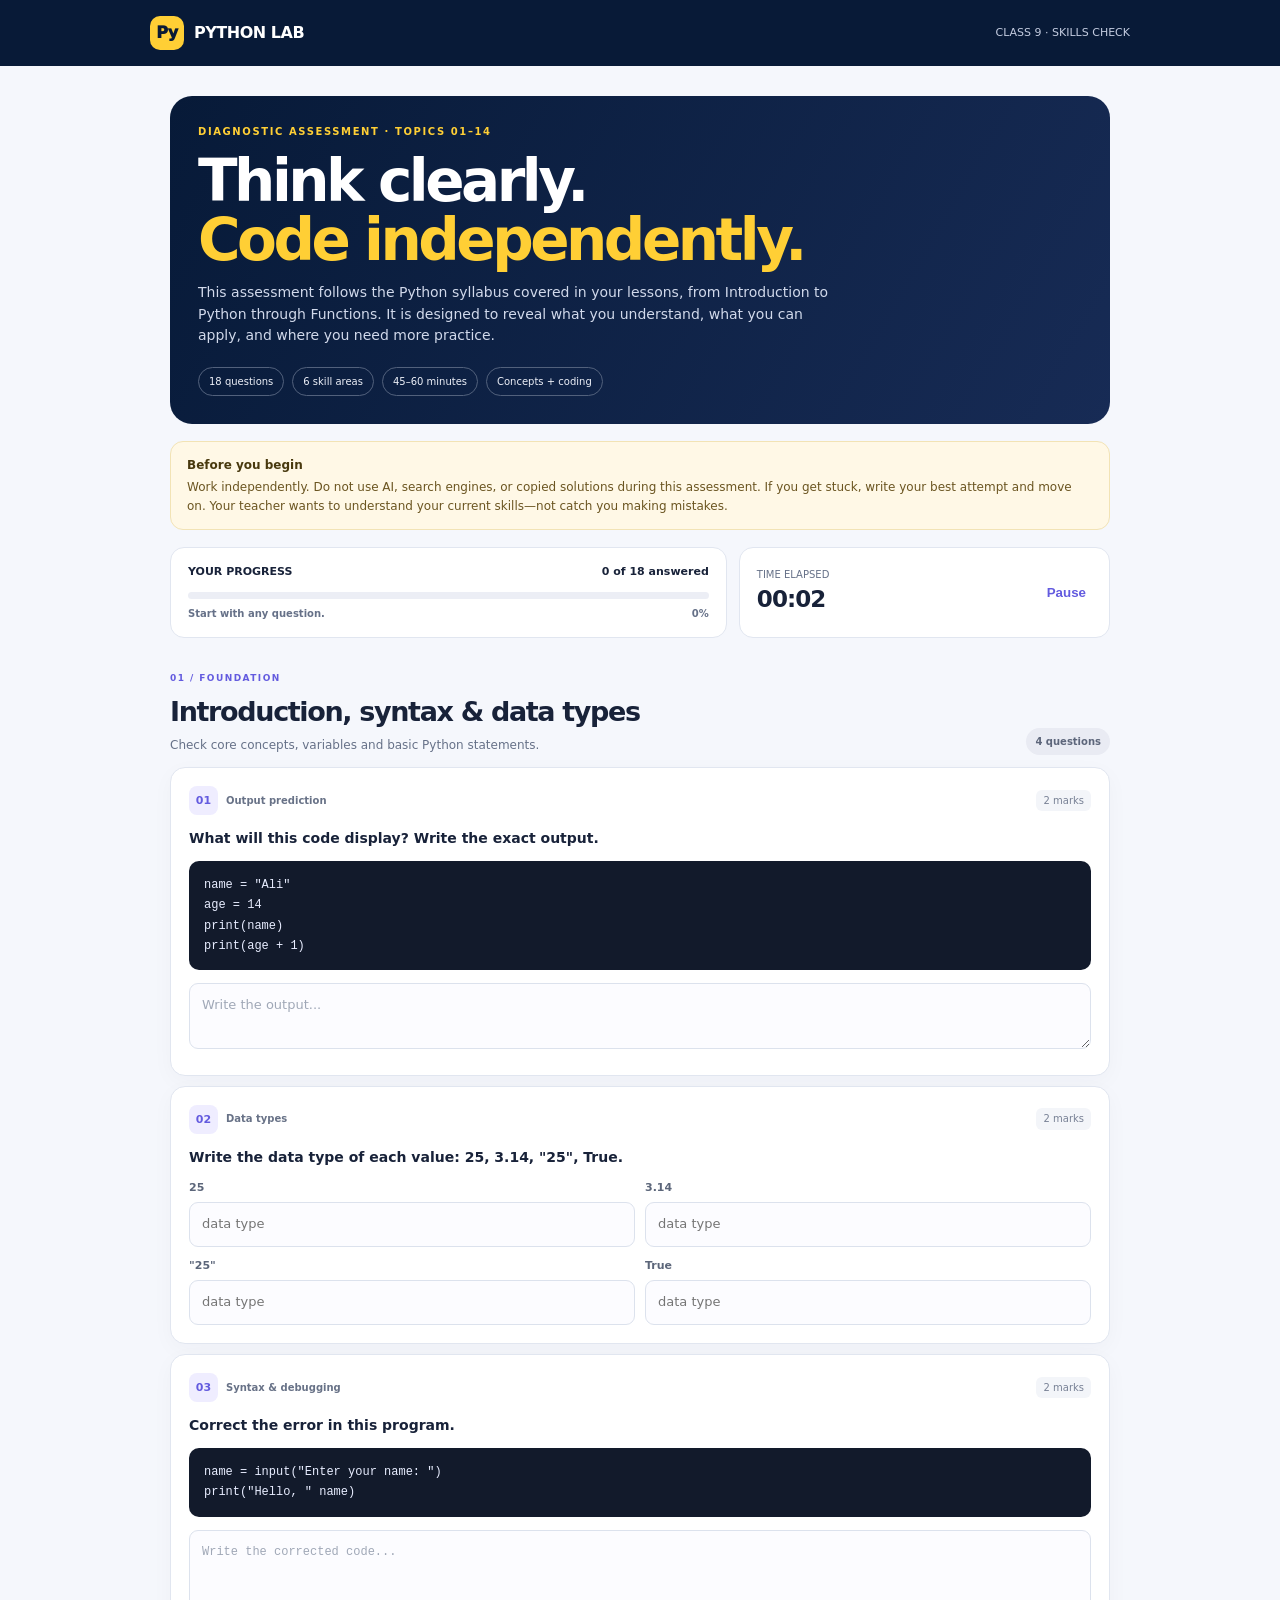
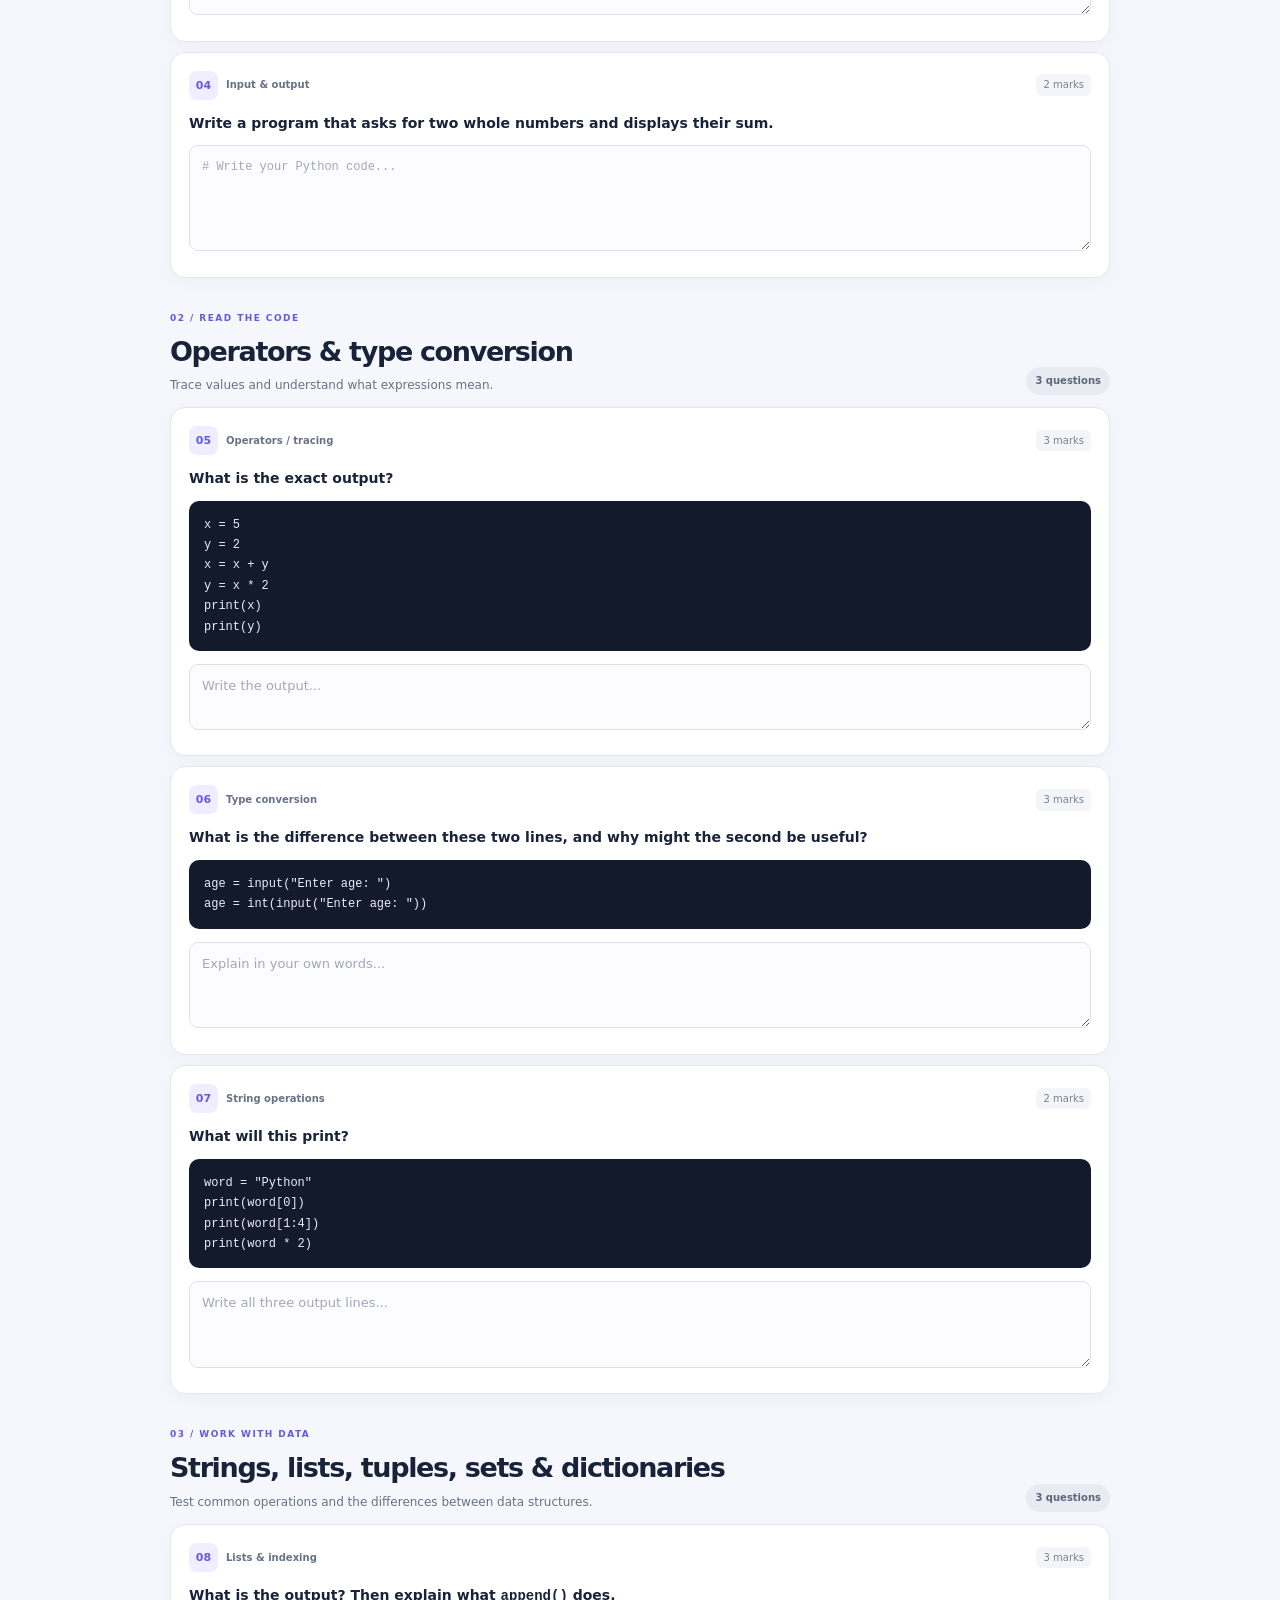
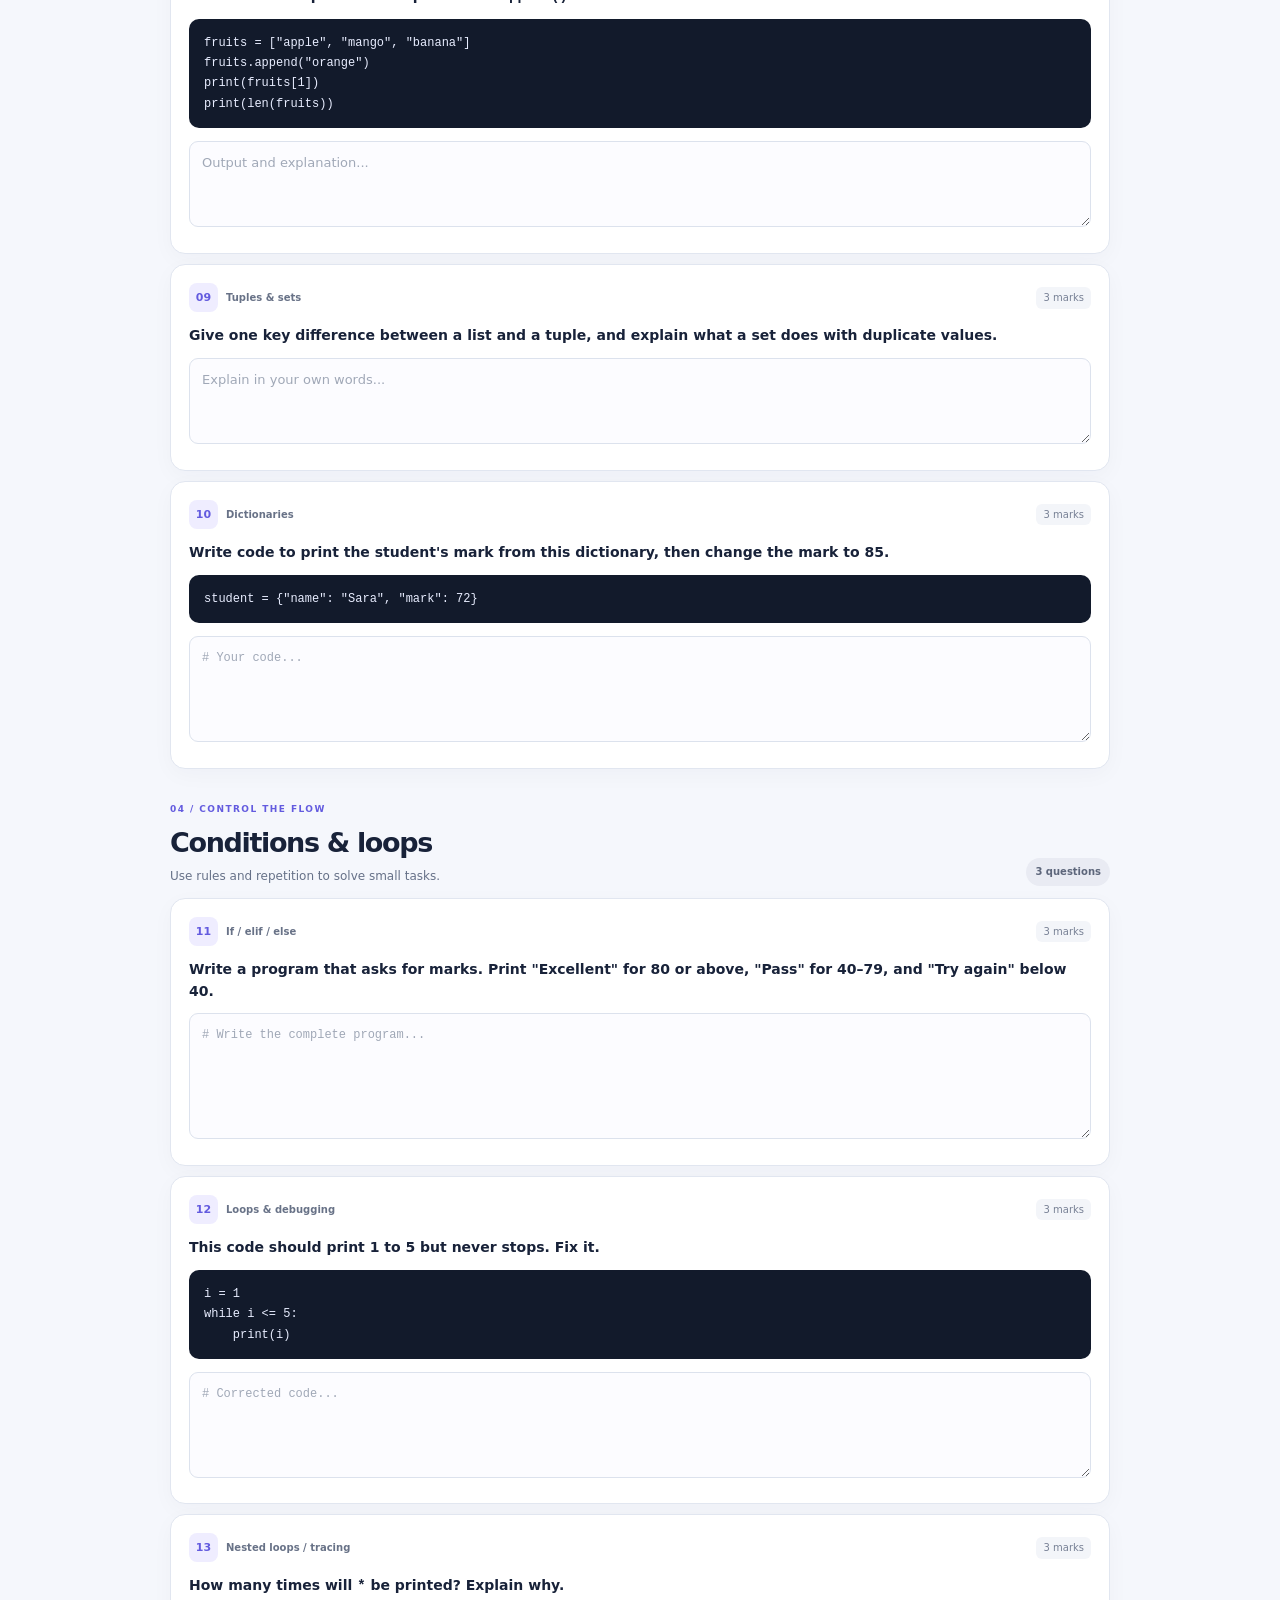
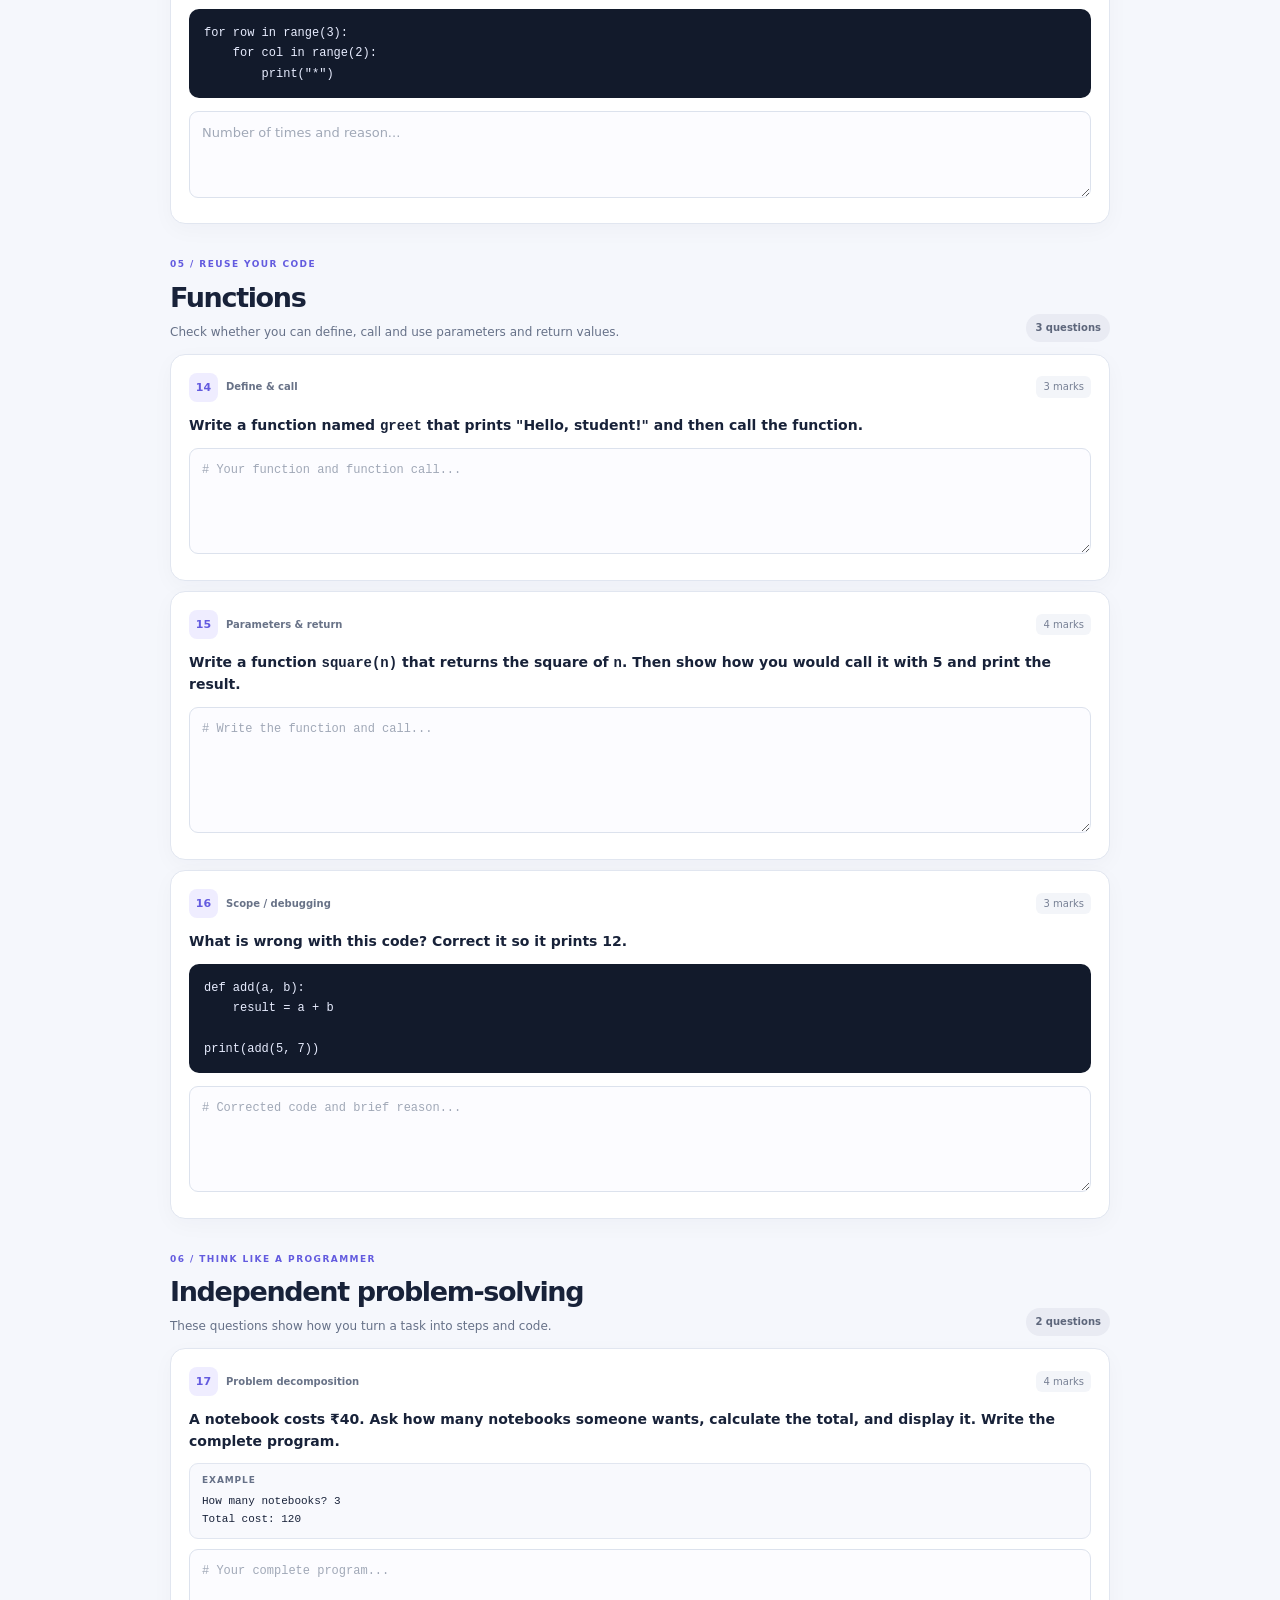
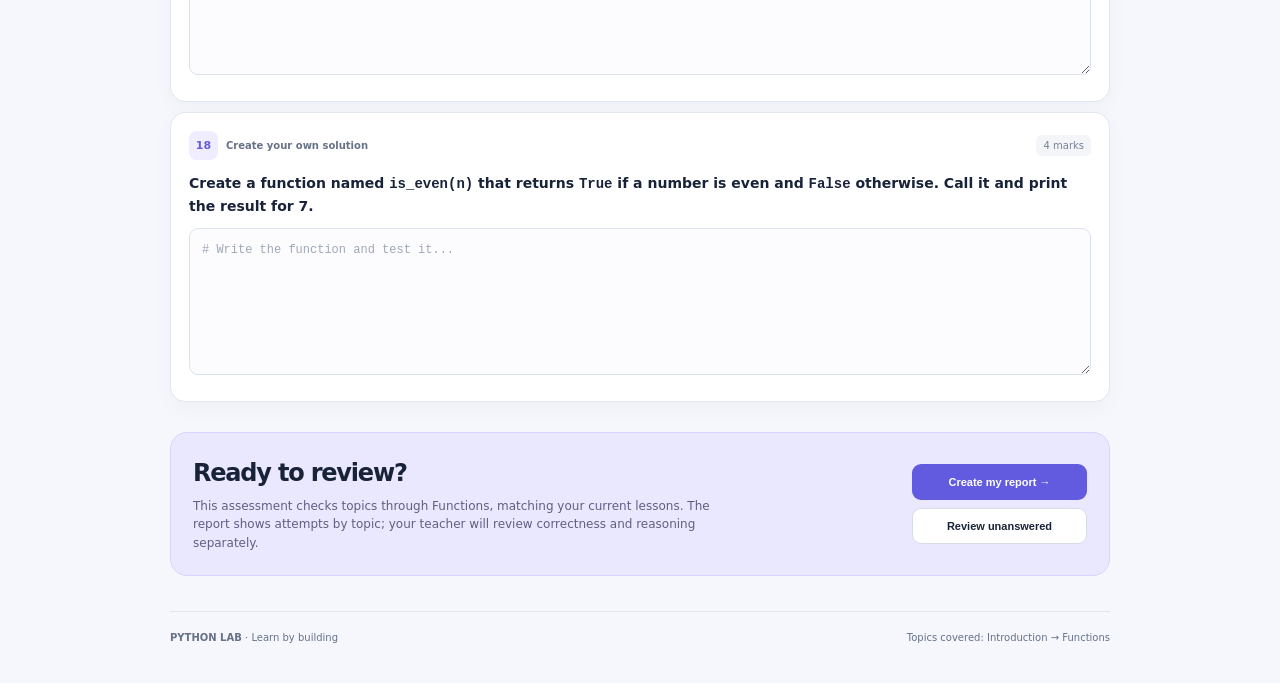
<file: templates/index.html>
<!doctype html>
<html lang="en">
<head>
  <meta charset="utf-8">
  <meta name="viewport" content="width=device-width, initial-scale=1">
  <meta name="description" content="Python diagnostic assessment covering topics through functions.">
  <title>Python Lab — Skills Check</title>
  <style>
    :root{--bg:#f5f7fc;--ink:#182239;--muted:#667188;--line:#e1e6f0;--card:#fff;--accent:#635bdf;--soft:#efedff;--navy:#081a37;--green:#16865d;--amber:#a35e0a;--red:#bf3f52}
    *{box-sizing:border-box}body{margin:0;background:var(--bg);color:var(--ink);font-family:Inter,ui-sans-serif,system-ui,-apple-system,"Segoe UI",sans-serif;line-height:1.55}
    .top{height:66px;background:var(--navy);color:white;display:flex;align-items:center;justify-content:space-between;padding:0 max(20px,calc((100% - 980px)/2));position:sticky;top:0;z-index:4}.brand{display:flex;gap:10px;align-items:center;font-weight:850;letter-spacing:-.03em}.logo{display:grid;place-items:center;width:34px;height:34px;background:#ffcf35;color:#091a36;border-radius:10px;font-weight:950}.top small{color:#c4cce0;font-size:11px}
    main{max-width:980px;margin:auto;padding:30px 20px 45px}.hero{background:linear-gradient(120deg,#071a38,#172b55);border-radius:22px;color:white;padding:28px;position:relative;overflow:hidden}.eyebrow{color:#ffcf35;text-transform:uppercase;font-size:10px;letter-spacing:.16em;font-weight:850}.hero h1{font-size:clamp(36px,6vw,58px);line-height:1.02;letter-spacing:-.06em;margin:12px 0}.hero h1 span{color:#ffcf35}.hero p{max-width:650px;color:#d1d9eb;font-size:14px;margin:0}.pills{display:flex;gap:8px;flex-wrap:wrap;margin-top:20px}.pills span{border:1px solid #52617c;border-radius:999px;padding:6px 10px;font-size:10px;color:#edf0f8}
    .notice{margin:17px 0;padding:14px 16px;border-radius:13px;background:#fff8e6;border:1px solid #f2e3b5;color:#6b5521;font-size:12px}.notice strong{display:block;color:#48390e;margin-bottom:3px}
    .dashboard{display:grid;grid-template-columns:1.5fr 1fr;gap:12px;margin:16px 0 28px}.dashcard{background:white;border:1px solid var(--line);border-radius:14px;padding:15px 17px}.dashrow{display:flex;justify-content:space-between;align-items:center;gap:10px;font-size:11px;font-weight:750}.track{height:7px;background:#eceef5;border-radius:20px;overflow:hidden;margin:12px 0 7px}.fill{height:100%;width:0;background:var(--accent);transition:width .2s}.muted{color:var(--muted);font-size:10px}.timerline{display:flex;align-items:center;gap:12px}.timer{font-size:23px;font-weight:850;letter-spacing:-.04em;font-variant-numeric:tabular-nums}.linkbtn{margin-left:auto;border:0;background:none;color:var(--accent);font-weight:800;cursor:pointer}
    .section{margin:34px 0 12px;display:flex;justify-content:space-between;align-items:flex-end;gap:12px}.section .kicker{font-size:9px;letter-spacing:.16em;color:var(--accent);font-weight:850}.section h2{font-size:27px;letter-spacing:-.05em;margin:5px 0 0}.section p{font-size:12px;color:var(--muted);margin:4px 0 0}.count{background:#e9ebf3;color:#5d667b;border-radius:999px;padding:6px 9px;font-size:10px;font-weight:800;white-space:nowrap}
    .q{background:var(--card);border:1px solid var(--line);border-radius:15px;padding:18px;margin:10px 0;box-shadow:0 6px 22px #17264a08}.q:focus-within{border-color:#b7b1ff;box-shadow:0 0 0 3px var(--soft)}.q.missing{border-color:#e5a13a;box-shadow:0 0 0 3px #fff1d6}.qtop{display:flex;align-items:center;gap:8px;flex-wrap:wrap}.num{width:29px;height:29px;border-radius:8px;background:var(--soft);color:var(--accent);display:grid;place-items:center;font-size:11px;font-weight:900}.tag{font-size:10px;color:#687287;font-weight:700}.marks{margin-left:auto;color:#788195;background:#f3f5f9;border-radius:6px;padding:3px 7px;font-size:10px}.q h3{font-size:14px;line-height:1.55;margin:13px 0 11px}.q pre{background:#121a2b;color:#e8edff;padding:14px 15px;border-radius:10px;overflow:auto;font-size:12px;line-height:1.7;margin:10px 0 13px}.q code,.sample code{font-family:ui-monospace,SFMono-Regular,Consolas,monospace}.q textarea,.q input[type=text]{width:100%;border:1px solid #dce2ed;border-radius:9px;padding:11px 12px;background:#fcfcff;font:13px/1.6 Inter,system-ui,sans-serif;resize:vertical;outline:none;color:var(--ink)}.q textarea.code{font:12px/1.7 ui-monospace,SFMono-Regular,Consolas,monospace;tab-size:4}.q textarea:focus,.q input:focus{border-color:var(--accent);box-shadow:0 0 0 3px var(--soft)}.q textarea::placeholder{color:#a0a8b7}.grid2{display:grid;grid-template-columns:1fr 1fr;gap:10px}.grid2 label{font-size:11px;font-weight:750;color:#5c667a;display:grid;gap:6px}.choices{display:grid;grid-template-columns:repeat(3,1fr);gap:8px}.choice{position:relative}.choice input{position:absolute;opacity:0}.choice span{display:block;border:1px solid var(--line);border-radius:9px;padding:10px;font-size:12px;text-align:center;cursor:pointer}.choice input:checked+span{border-color:var(--accent);background:var(--soft);color:var(--accent);font-weight:800}.sample{background:#f8f9fd;border:1px solid var(--line);padding:10px 12px;border-radius:9px;font-size:11px;margin:10px 0}.sample strong{display:block;color:var(--muted);font-size:9px;text-transform:uppercase;letter-spacing:.1em;margin-bottom:4px}
    .submit{margin-top:30px;background:#eae8ff;border:1px solid #d8d4ff;border-radius:17px;padding:22px;display:flex;justify-content:space-between;gap:18px;align-items:center}.submit h2{font-size:24px;letter-spacing:-.05em;margin:0 0 5px}.submit p{font-size:12px;color:#625d83;margin:0;max-width:540px}.actions{display:flex;flex-direction:column;gap:8px;min-width:175px}.btn{border:1px solid transparent;border-radius:9px;padding:11px 14px;font-size:11px;font-weight:850;cursor:pointer}.primary{background:var(--accent);color:white}.primary:hover{background:#5047c4}.secondary{background:white;border-color:#d8dce8;color:var(--ink)}.hidden{display:none!important}
    #report{background:white;border:1px solid var(--line);border-radius:18px;padding:23px;margin-top:25px}.reporthead{display:flex;justify-content:space-between;gap:15px}.reporthead h2{margin:5px 0;font-size:28px;letter-spacing:-.05em}.stats{display:grid;grid-template-columns:repeat(3,1fr);gap:9px;margin:18px 0}.stat{border:1px solid var(--line);border-radius:11px;padding:12px}.stat small{display:block;color:var(--muted);font-size:9px}.stat strong{font-size:24px}.skillgrid{display:grid;grid-template-columns:1fr 1fr;gap:9px}.skill{border:1px solid var(--line);border-radius:10px;padding:11px}.skilltop{display:flex;justify-content:space-between;font-size:11px;font-weight:750;gap:8px}.skillbar{height:5px;background:#eef0f6;border-radius:9px;margin-top:8px;overflow:hidden}.skillbar i{display:block;height:100%;background:var(--accent)} .teacher-note{background:#f3f5fa;border-radius:10px;padding:12px;margin-top:16px;font-size:11px;color:var(--muted)}
    .feedback-card{border:1px solid var(--line);border-radius:11px;padding:13px;margin:10px 0;background:#fff}
    .feedback-card.correct{border-color:#a7dfc2;background:#f2fcf6}
    .feedback-card.review{border-color:#f0d29a;background:#fffaf0}
    .feedback-top{display:flex;justify-content:space-between;align-items:center;gap:10px;font-size:12px;font-weight:850}
    .status-pill{border-radius:999px;padding:4px 8px;font-size:9px;white-space:nowrap;background:#e8f8ef;color:#167247}
    .review .status-pill{background:#fff0d2;color:#8a5a08}
    .feedback-card p{font-size:12px;color:var(--muted);margin:8px 0}
    .feedback-card pre{background:#121a2b;color:#e8edff;padding:12px;border-radius:8px;overflow:auto;font:11px/1.65 ui-monospace,SFMono-Regular,Consolas,monospace;white-space:pre-wrap}
    .feedback-card .expected{font-size:11px;color:#36415a}
    .feedback-card .expected strong{color:var(--ink)}.teacher-note strong{color:var(--ink)}.reportactions{display:flex;gap:8px;flex-wrap:wrap;margin-top:15px}footer{display:flex;justify-content:space-between;gap:10px;color:var(--muted);font-size:10px;border-top:1px solid var(--line);margin-top:35px;padding-top:18px}
    @media(max-width:620px){.top{padding:0 15px;height:59px}main{padding:18px 13px 30px}.hero{padding:22px 18px}.dashboard{grid-template-columns:1fr}.section h2{font-size:23px}.q{padding:14px}.choices{grid-template-columns:1fr}.choice span{text-align:left}.submit{flex-direction:column;align-items:stretch}.actions{min-width:0}.skillgrid{grid-template-columns:1fr}.stats{grid-template-columns:1fr 1fr}.stat:last-child{grid-column:span 2}footer{flex-direction:column}}
    @media print{.top,#assessment,.dashboard,footer,.reportactions{display:none!important}body{background:white}main{padding:0}.hero{display:none}#report{border:0}}
  </style>
</head>
<body>
<header class="top"><div class="brand"><span class="logo">Py</span><span>PYTHON LAB</span></div><small>CLASS 9 · SKILLS CHECK</small></header>
<main>
  <section class="hero">
    <div class="eyebrow">Diagnostic assessment · Topics 01–14</div>
    <h1>Think clearly.<br><span>Code independently.</span></h1>
    <p>This assessment follows the Python syllabus covered in your lessons, from Introduction to Python through Functions. It is designed to reveal what you understand, what you can apply, and where you need more practice.</p>
    <div class="pills"><span>18 questions</span><span>6 skill areas</span><span>45–60 minutes</span><span>Concepts + coding</span></div>
  </section>
  <div class="notice"><strong>Before you begin</strong>Work independently. Do not use AI, search engines, or copied solutions during this assessment. If you get stuck, write your best attempt and move on. Your teacher wants to understand your current skills—not catch you making mistakes.</div>
  <section class="dashboard">
    <div class="dashcard"><div class="dashrow"><span>YOUR PROGRESS</span><span id="progressText">0 of 18 answered</span></div><div class="track"><div class="fill" id="progressFill"></div></div><div class="dashrow muted"><span id="progressHint">Start with any question.</span><span id="progressPct">0%</span></div></div>
    <div class="dashcard timerline"><div><div class="muted">TIME ELAPSED</div><div class="timer" id="timer">00:00</div></div><button type="button" class="linkbtn" id="pause">Pause</button></div>
  </section>

  <form id="assessment" autocomplete="off">
    <div class="section"><div><div class="kicker">01 / FOUNDATION</div><h2>Introduction, syntax & data types</h2><p>Check core concepts, variables and basic Python statements.</p></div><span class="count">4 questions</span></div>
    <article class="q" data-q="q1"><div class="qtop"><span class="num">01</span><span class="tag">Output prediction</span><span class="marks">2 marks</span></div><h3>What will this code display? Write the exact output.</h3><pre><code>name = "Ali"
age = 14
print(name)
print(age + 1)</code></pre><textarea name="q1" rows="2" placeholder="Write the output..."></textarea></article>
    <article class="q" data-q="q2"><div class="qtop"><span class="num">02</span><span class="tag">Data types</span><span class="marks">2 marks</span></div><h3>Write the data type of each value: 25, 3.14, "25", True.</h3><div class="grid2"><label>25<input type="text" name="q2a" placeholder="data type"></label><label>3.14<input type="text" name="q2b" placeholder="data type"></label><label>"25"<input type="text" name="q2c" placeholder="data type"></label><label>True<input type="text" name="q2d" placeholder="data type"></label></div></article>
    <article class="q" data-q="q3"><div class="qtop"><span class="num">03</span><span class="tag">Syntax & debugging</span><span class="marks">2 marks</span></div><h3>Correct the error in this program.</h3><pre><code>name = input("Enter your name: ")
print("Hello, " name)</code></pre><textarea name="q3" rows="3" class="code" placeholder="Write the corrected code..."></textarea></article>
    <article class="q" data-q="q4"><div class="qtop"><span class="num">04</span><span class="tag">Input & output</span><span class="marks">2 marks</span></div><h3>Write a program that asks for two whole numbers and displays their sum.</h3><textarea name="q4" rows="4" class="code" placeholder="# Write your Python code..."></textarea></article>

    <div class="section"><div><div class="kicker">02 / READ THE CODE</div><h2>Operators & type conversion</h2><p>Trace values and understand what expressions mean.</p></div><span class="count">3 questions</span></div>
    <article class="q" data-q="q5"><div class="qtop"><span class="num">05</span><span class="tag">Operators / tracing</span><span class="marks">3 marks</span></div><h3>What is the exact output?</h3><pre><code>x = 5
y = 2
x = x + y
y = x * 2
print(x)
print(y)</code></pre><textarea name="q5" rows="2" placeholder="Write the output..."></textarea></article>
    <article class="q" data-q="q6"><div class="qtop"><span class="num">06</span><span class="tag">Type conversion</span><span class="marks">3 marks</span></div><h3>What is the difference between these two lines, and why might the second be useful?</h3><pre><code>age = input("Enter age: ")
age = int(input("Enter age: "))</code></pre><textarea name="q6" rows="3" placeholder="Explain in your own words..."></textarea></article>
    <article class="q" data-q="q7"><div class="qtop"><span class="num">07</span><span class="tag">String operations</span><span class="marks">2 marks</span></div><h3>What will this print?</h3><pre><code>word = "Python"
print(word[0])
print(word[1:4])
print(word * 2)</code></pre><textarea name="q7" rows="3" placeholder="Write all three output lines..."></textarea></article>

    <div class="section"><div><div class="kicker">03 / WORK WITH DATA</div><h2>Strings, lists, tuples, sets & dictionaries</h2><p>Test common operations and the differences between data structures.</p></div><span class="count">3 questions</span></div>
    <article class="q" data-q="q8"><div class="qtop"><span class="num">08</span><span class="tag">Lists & indexing</span><span class="marks">3 marks</span></div><h3>What is the output? Then explain what <code>append()</code> does.</h3><pre><code>fruits = ["apple", "mango", "banana"]
fruits.append("orange")
print(fruits[1])
print(len(fruits))</code></pre><textarea name="q8" rows="3" placeholder="Output and explanation..."></textarea></article>
    <article class="q" data-q="q9"><div class="qtop"><span class="num">09</span><span class="tag">Tuples & sets</span><span class="marks">3 marks</span></div><h3>Give one key difference between a list and a tuple, and explain what a set does with duplicate values.</h3><textarea name="q9" rows="3" placeholder="Explain in your own words..."></textarea></article>
    <article class="q" data-q="q10"><div class="qtop"><span class="num">10</span><span class="tag">Dictionaries</span><span class="marks">3 marks</span></div><h3>Write code to print the student's mark from this dictionary, then change the mark to 85.</h3><pre><code>student = {"name": "Sara", "mark": 72}</code></pre><textarea name="q10" rows="4" class="code" placeholder="# Your code..."></textarea></article>

    <div class="section"><div><div class="kicker">04 / CONTROL THE FLOW</div><h2>Conditions & loops</h2><p>Use rules and repetition to solve small tasks.</p></div><span class="count">3 questions</span></div>
    <article class="q" data-q="q11"><div class="qtop"><span class="num">11</span><span class="tag">If / elif / else</span><span class="marks">3 marks</span></div><h3>Write a program that asks for marks. Print "Excellent" for 80 or above, "Pass" for 40–79, and "Try again" below 40.</h3><textarea name="q11" rows="5" class="code" placeholder="# Write the complete program..."></textarea></article>
    <article class="q" data-q="q12"><div class="qtop"><span class="num">12</span><span class="tag">Loops & debugging</span><span class="marks">3 marks</span></div><h3>This code should print 1 to 5 but never stops. Fix it.</h3><pre><code>i = 1
while i <= 5:
    print(i)</code></pre><textarea name="q12" rows="4" class="code" placeholder="# Corrected code..."></textarea></article>
    <article class="q" data-q="q13"><div class="qtop"><span class="num">13</span><span class="tag">Nested loops / tracing</span><span class="marks">3 marks</span></div><h3>How many times will <code>*</code> be printed? Explain why.</h3><pre><code>for row in range(3):
    for col in range(2):
        print("*")</code></pre><textarea name="q13" rows="3" placeholder="Number of times and reason..."></textarea></article>

    <div class="section"><div><div class="kicker">05 / REUSE YOUR CODE</div><h2>Functions</h2><p>Check whether you can define, call and use parameters and return values.</p></div><span class="count">3 questions</span></div>
    <article class="q" data-q="q14"><div class="qtop"><span class="num">14</span><span class="tag">Define & call</span><span class="marks">3 marks</span></div><h3>Write a function named <code>greet</code> that prints "Hello, student!" and then call the function.</h3><textarea name="q14" rows="4" class="code" placeholder="# Your function and function call..."></textarea></article>
    <article class="q" data-q="q15"><div class="qtop"><span class="num">15</span><span class="tag">Parameters & return</span><span class="marks">4 marks</span></div><h3>Write a function <code>square(n)</code> that returns the square of <code>n</code>. Then show how you would call it with 5 and print the result.</h3><textarea name="q15" rows="5" class="code" placeholder="# Write the function and call..."></textarea></article>
    <article class="q" data-q="q16"><div class="qtop"><span class="num">16</span><span class="tag">Scope / debugging</span><span class="marks">3 marks</span></div><h3>What is wrong with this code? Correct it so it prints 12.</h3><pre><code>def add(a, b):
    result = a + b

print(add(5, 7))</code></pre><textarea name="q16" rows="4" class="code" placeholder="# Corrected code and brief reason..."></textarea></article>

    <div class="section"><div><div class="kicker">06 / THINK LIKE A PROGRAMMER</div><h2>Independent problem-solving</h2><p>These questions show how you turn a task into steps and code.</p></div><span class="count">2 questions</span></div>
    <article class="q" data-q="q17"><div class="qtop"><span class="num">17</span><span class="tag">Problem decomposition</span><span class="marks">4 marks</span></div><h3>A notebook costs ₹40. Ask how many notebooks someone wants, calculate the total, and display it. Write the complete program.</h3><div class="sample"><strong>Example</strong><code>How many notebooks? 3<br>Total cost: 120</code></div><textarea name="q17" rows="5" class="code" placeholder="# Your complete program..."></textarea></article>
    <article class="q" data-q="q18"><div class="qtop"><span class="num">18</span><span class="tag">Create your own solution</span><span class="marks">4 marks</span></div><h3>Create a function named <code>is_even(n)</code> that returns <code>True</code> if a number is even and <code>False</code> otherwise. Call it and print the result for 7.</h3><textarea name="q18" rows="6" class="code" placeholder="# Write the function and test it..."></textarea></article>

    <section class="submit"><div><h2>Ready to review?</h2><p>This assessment checks topics through Functions, matching your current lessons. The report shows attempts by topic; your teacher will review correctness and reasoning separately.</p></div><div class="actions"><button class="btn primary" type="button" id="createReport">Create my report →</button><button class="btn secondary" type="button" id="review">Review unanswered</button></div></section>
  </form>

  <section id="report" class="hidden" aria-live="polite">
    <div class="reporthead"><div><div class="eyebrow" style="color:var(--accent)">ASSESSMENT COMPLETE</div><h2>Learning snapshot</h2><div class="muted">Completion is not the same as correctness. Use this report to guide a follow-up discussion.</div></div></div>
    <div class="stats"><div class="stat"><small>ANSWERED</small><strong id="answeredStat">0/18</strong></div><div class="stat"><small>COMPLETION</small><strong id="percentStat">0%</strong></div><div class="stat"><small>TIME ELAPSED</small><strong id="timeStat">00:00</strong></div></div>
    <h3>Attempted questions by skill area</h3><div id="skillReport" class="skillgrid"></div>
    <div class="teacher-note"><strong>Teacher note</strong><br>This site does not automatically grade answers or store them on a server. Download the report and ask the student to explain or modify selected answers live. Pay special attention to questions left blank, code they cannot explain, and the amount of help needed.</div>
    <div class="reportactions"><button class="btn primary" type="button" id="download">Download teacher report (.md) ↓</button><button class="btn secondary" type="button" id="checkAnswers">Check my answers ✓</button><button class="btn secondary" type="button" id="back">Back to answers</button></div>
    <section id="answerCheck" class="hidden" style="margin-top:22px;border-top:1px solid var(--line);padding-top:20px">
      <div class="eyebrow" style="color:var(--accent)">ANSWER REVIEW</div>
      <h2 style="font-size:25px;letter-spacing:-.05em;margin:5px 0">Check your answers</h2>
      <p class="muted" style="font-size:12px">Your answers are compared with expected answers where automatic checking is reliable. For code-writing questions, compare your solution with the sample answer and check that you can explain every line.</p>
      <div id="autoScore" class="teacher-note" style="margin:12px 0"></div>
      <div id="answerFeedback"></div>
    </section>
  </section>
  <footer><span><strong>PYTHON LAB</strong> · Learn by building</span><span>Topics covered: Introduction → Functions</span></footer>
</main>
<script>
(() => {
  const form = document.getElementById('assessment');
  const questions = [...form.querySelectorAll('.q')];
  const fields = [...form.querySelectorAll('textarea,input[type=text],input[type=radio]')];
  const groups = [
    {name:'Introduction, syntax & data types',ids:['q1','q2','q3','q4']},
    {name:'Operators, conversion & strings',ids:['q5','q6','q7']},
    {name:'Lists, tuples, sets & dictionaries',ids:['q8','q9','q10']},
    {name:'Conditions & loops',ids:['q11','q12','q13']},
    {name:'Functions',ids:['q14','q15','q16']},
    {name:'Independent problem-solving',ids:['q17','q18']}
  ];
  let seconds = 0, paused = false;
  const time = document.getElementById('timer');
  const fmt = n => `${String(Math.floor(n/60)).padStart(2,'0')}:${String(n%60).padStart(2,'0')}`;
  setInterval(() => { if(!paused){seconds++;time.textContent=fmt(seconds)} },1000);
  document.getElementById('pause').addEventListener('click', e => {paused=!paused;e.target.textContent=paused?'Resume':'Pause'});
  function answered(q){
    return [...q.querySelectorAll('textarea,input')].some(el => el.type==='radio' ? el.checked : el.value.trim()!=='');
  }
  function update(){
    const n=questions.filter(answered).length, pct=Math.round(n/questions.length*100);
    document.getElementById('progressText').textContent=`${n} of ${questions.length} answered`;
    document.getElementById('progressFill').style.width=pct+'%';
    document.getElementById('progressPct').textContent=pct+'%';
    document.getElementById('progressHint').textContent=n===0?'Start with any question.':n===questions.length?'Every question has a response.':'An honest attempt helps most.';
  }
  fields.forEach(el=>{el.addEventListener('input',update);el.addEventListener('change',update)});
  document.getElementById('review').addEventListener('click',()=>{
    const missing=questions.filter(q=>!answered(q));
    questions.forEach(q=>q.classList.remove('missing'));
    if(!missing.length){alert('Every question has a response. You can review or create your report.');return}
    missing.forEach(q=>q.classList.add('missing'));
    missing[0].scrollIntoView({behavior:'smooth',block:'center'});
  });
  function collect(){
    const a={};
    questions.forEach(q=>{
      const id=q.dataset.q;a[id]={};
      q.querySelectorAll('textarea,input').forEach(el=>{
        if(el.type==='radio'){if(el.checked)a[id][el.name]=el.value}
        else a[id][el.name]=el.value.trim();
      });
    });
    return a;
  }
  document.getElementById('createReport').addEventListener('click',()=>{
    const answers=collect(),n=questions.filter(answered).length;
    document.getElementById('answeredStat').textContent=`${n}/18`;
    document.getElementById('percentStat').textContent=Math.round(n/18*100)+'%';
    document.getElementById('timeStat').textContent=fmt(seconds);
    const container=document.getElementById('skillReport');container.innerHTML='';
    groups.forEach(g=>{
      const count=g.ids.filter(id=>Object.values(answers[id]||{}).some(v=>String(v).trim())).length;
      const el=document.createElement('div');el.className='skill';
      const top=document.createElement('div');top.className='skilltop';
      const label=document.createElement('span');label.textContent=g.name;
      const stat=document.createElement('span');stat.textContent=`${count}/${g.ids.length}`;
      top.append(label,stat);
      const bar=document.createElement('div');bar.className='skillbar';
      const inner=document.createElement('i');inner.style.width=(count/g.ids.length*100)+'%';bar.append(inner);
      el.append(top,bar);container.append(el);
    });
    const report=document.getElementById('report');report.dataset.answers=JSON.stringify(answers);report.dataset.seconds=seconds;report.dataset.answered=n;
    report.classList.remove('hidden');report.scrollIntoView({behavior:'smooth',block:'start'});
  });
  document.getElementById('back').addEventListener('click',()=>form.scrollIntoView({behavior:'smooth',block:'start'}));
  const modelAnswers = {
    q1:{title:'Q1 — Output prediction', expected:'Ali\n15', explain:'The first print displays the name. The second adds 1 to 14.'},
    q2:{title:'Q2 — Data types', expected:'25 → int; 3.14 → float; "25" → str; True → bool', explain:'Text inside quotes is a string; True is a Boolean value.'},
    q3:{title:'Q3 — Syntax debugging', expected:'print("Hello, " + name)\n# Also acceptable: print("Hello,", name)', explain:'Separate the values with a comma or concatenate strings with +.'},
    q4:{title:'Q4 — Input and output', expected:'a = int(input("First number: "))\nb = int(input("Second number: "))\nprint(a + b)', explain:'Convert input text to integers before adding.'},
    q5:{title:'Q5 — Operators and tracing', expected:'7\n14', explain:'x becomes 7, then y becomes 7 × 2 = 14.'},
    q6:{title:'Q6 — Type conversion', expected:'input() returns a string. int(input(...)) converts suitable numeric text to an integer.', explain:'The integer version can be used for arithmetic.'},
    q7:{title:'Q7 — String operations', expected:'P\nyth\nPythonPython', explain:'word[0] is the first character; word[1:4] takes indices 1, 2 and 3; multiplying a string repeats it.'},
    q8:{title:'Q8 — Lists', expected:'mango\n4\n\nappend("orange") adds one item to the end of the list.', explain:'Indexing starts at 0. After appending, the list has four items.'},
    q9:{title:'Q9 — Tuples and sets', expected:'A list is mutable; a tuple is immutable. A set stores unique values, so duplicates are removed.', explain:'Equivalent explanations are acceptable.'},
    q10:{title:'Q10 — Dictionaries', expected:'print(student["mark"])\nstudent["mark"] = 85', explain:'Use the key in square brackets to access and update the value.'},
    q11:{title:'Q11 — Conditions', expected:'marks = int(input("Enter marks: "))\nif marks >= 80:\n    print("Excellent")\nelif marks >= 40:\n    print("Pass")\nelse:\n    print("Try again")', explain:'Check the highest threshold first, then the passing threshold.'},
    q12:{title:'Q12 — While-loop debugging', expected:'i = 1\nwhile i <= 5:\n    print(i)\n    i += 1', explain:'The loop variable must change each iteration so the condition eventually becomes false.'},
    q13:{title:'Q13 — Nested loops', expected:'6 times', explain:'The outer loop runs 3 times and the inner loop runs 2 times per outer iteration: 3 × 2 = 6.'},
    q14:{title:'Q14 — Define and call a function', expected:'def greet():\n    print("Hello, student!")\n\ngreet()', explain:'Define the function with def, then call it using its name and parentheses.'},
    q15:{title:'Q15 — Parameters and return', expected:'def square(n):\n    return n * n\n\nprint(square(5))', explain:'The function returns 25, which print displays.'},
    q16:{title:'Q16 — Function debugging', expected:'def add(a, b):\n    result = a + b\n    return result\n\nprint(add(5, 7))', explain:'The original function returns None because it has no return statement.'},
    q17:{title:'Q17 — Bill calculator', expected:'quantity = int(input("How many notebooks? "))\ntotal = quantity * 40\nprint("Total cost:", total)', explain:'Read the quantity, multiply by 40, and display the result.'},
    q18:{title:'Q18 — Even-check function', expected:'def is_even(n):\n    return n % 2 == 0\n\nprint(is_even(7))\n# Output: False', explain:'A number is even when its remainder after division by 2 is 0.'}
  };

  function norm(s) {
    return String(s || '').toLowerCase().replace(/\s+/g,' ').trim();
  }
  function answerFor(id, answers) {
    const obj = answers[id] || {};
    return Object.values(obj).filter(v => String(v).trim()).join('\n').trim();
  }
  function makeFeedbackCard(item, studentAnswer, status, label) {
    const card = document.createElement('article');
    card.className = 'feedback-card ' + (status === 'correct' ? 'correct' : 'review');
    const top = document.createElement('div'); top.className = 'feedback-top';
    const title = document.createElement('span'); title.textContent = item.title;
    const pill = document.createElement('span'); pill.className = 'status-pill'; pill.textContent = label;
    top.append(title,pill); card.append(top);
    const student = document.createElement('p'); student.textContent = 'Your answer: ' + (studentAnswer || '[No response]'); card.append(student);
    const expected = document.createElement('div'); expected.className = 'expected';
    const strong = document.createElement('strong'); strong.textContent = 'Sample answer / key idea';
    const pre = document.createElement('pre'); pre.textContent = item.expected;
    expected.append(strong,pre);
    const explain = document.createElement('p'); explain.textContent = item.explain;
    card.append(expected,explain);
    return card;
  }
  document.getElementById('checkAnswers').addEventListener('click',()=>{
    const answers = JSON.parse(document.getElementById('report').dataset.answers || '{}');
    const host = document.getElementById('answerFeedback'); host.innerHTML = '';
    let autoCorrect = 0, autoTotal = 0;
    // Only questions with reliably comparable answers are scored automatically.
    const checks = {
      q1: a => norm(a) === norm('Ali\n15'),
      q5: a => norm(a) === norm('7\n14'),
      q7: a => norm(a) === norm('P\nyth\nPythonPython'),
      q10: a => /student\s*\[\s*["']mark["']\s*\]/i.test(a) && /student\s*\[\s*["']mark["']\s*\]\s*=\s*85/i.test(a),
      q13: a => /\b6\b/.test(a),
      q14: a => /def\s+greet\s*\(/.test(a) && /greet\s*\(\s*\)/.test(a) && /hello,\s*student!/i.test(a),
      q15: a => /def\s+square\s*\(\s*n\s*\)/.test(a) && /return\s+n\s*\*\s*n/.test(a) && /square\s*\(\s*5\s*\)/.test(a),
      q18: a => /def\s+is_even\s*\(\s*n\s*\)/.test(a) && /%\s*2\s*==\s*0/.test(a) && /is_even\s*\(\s*7\s*\)/.test(a)
    };
    Object.keys(modelAnswers).forEach(id=>{
      const student = answerFor(id,answers);
      const item = modelAnswers[id];
      let status = 'review', label = student ? 'Compare with sample' : 'Not answered';
      if (checks[id]) {
        autoTotal++;
        const isRight = checks[id](student);
        if (isRight) { autoCorrect++; status='correct'; label='Looks correct'; }
        else { label=student ? 'Check this answer' : 'Not answered'; }
      }
      host.append(makeFeedbackCard(item,student,status,label));
    });
    document.getElementById('autoScore').textContent =
      `Automatic checks: ${autoCorrect} / ${autoTotal} look correct. This is a limited check, not a full grade. For all other questions, compare your response with the sample answer and ask your teacher if you are unsure.`;
    const section = document.getElementById('answerCheck');
    section.classList.remove('hidden');
    section.scrollIntoView({behavior:'smooth',block:'start'});
  });

  document.getElementById('download').addEventListener('click',()=>{
    const report=document.getElementById('report'),answers=JSON.parse(report.dataset.answers||'{}');
    const labels={q1:'Output prediction',q2:'Data types',q3:'Syntax debugging',q4:'Input/output',q5:'Operators and tracing',q6:'Type conversion',q7:'String indexing and slicing',q8:'Lists',q9:'Tuples and sets',q10:'Dictionaries',q11:'Conditions',q12:'While-loop debugging',q13:'Nested loops',q14:'Define and call a function',q15:'Parameters and return',q16:'Function debugging',q17:'Bill calculator',q18:'Even-check function'};
    const lines=[
      '# Python Lab — Teacher Diagnostic Report',
      '',
      `> Generated: ${new Date().toLocaleString()}`,
      '',
      '## Assessment summary',
      '',
      '| Measure | Result |',
      '|---|---:|',
      `| Questions attempted | ${report.dataset.answered}/18 |`,
      `| Completion | ${Math.round(Number(report.dataset.answered||0)/18*100)}% |`,
      `| Time elapsed | ${fmt(Number(report.dataset.seconds||0))} |`,
      '',
      '## Teacher review notes',
      '',
      '- This report records the student’s responses; it does not automatically grade all open-ended answers.',
      '- Review correctness, reasoning, and independence separately.',
      '- In a follow-up session, ask the student to explain or modify selected code without AI.',
      '',
      '## Student answers',
      ''
    ];
    Object.keys(labels).forEach(id=>{
      lines.push(`### ${id.toUpperCase()} — ${labels[id]}`,'');
      const entries=Object.entries(answers[id]||{}).filter(([,v])=>String(v).trim());
      if(!entries.length) lines.push('_No response._','');
      else {
        entries.forEach(([k,v])=>{
          lines.push(`**${k}:**`);
          const value=String(v).replace(/\r/g,'').split('\n');
          if(value.length>1 || /[()=:]/.test(v)) {
            lines.push('```python',...value,'```','');
          } else lines.push(v,'');
        });
      }
    });
    lines.push('---','','_Generated by Python Lab._');
    const blob=new Blob([lines.join('\n')],{type:'text/markdown;charset=utf-8'});
    const url=URL.createObjectURL(blob),a=document.createElement('a');
    a.href=url;a.download='python-diagnostic-teacher-report.md';document.body.append(a);a.click();a.remove();URL.revokeObjectURL(url);
  });
  update();
})();
</script>
</body>
</html>
</file>
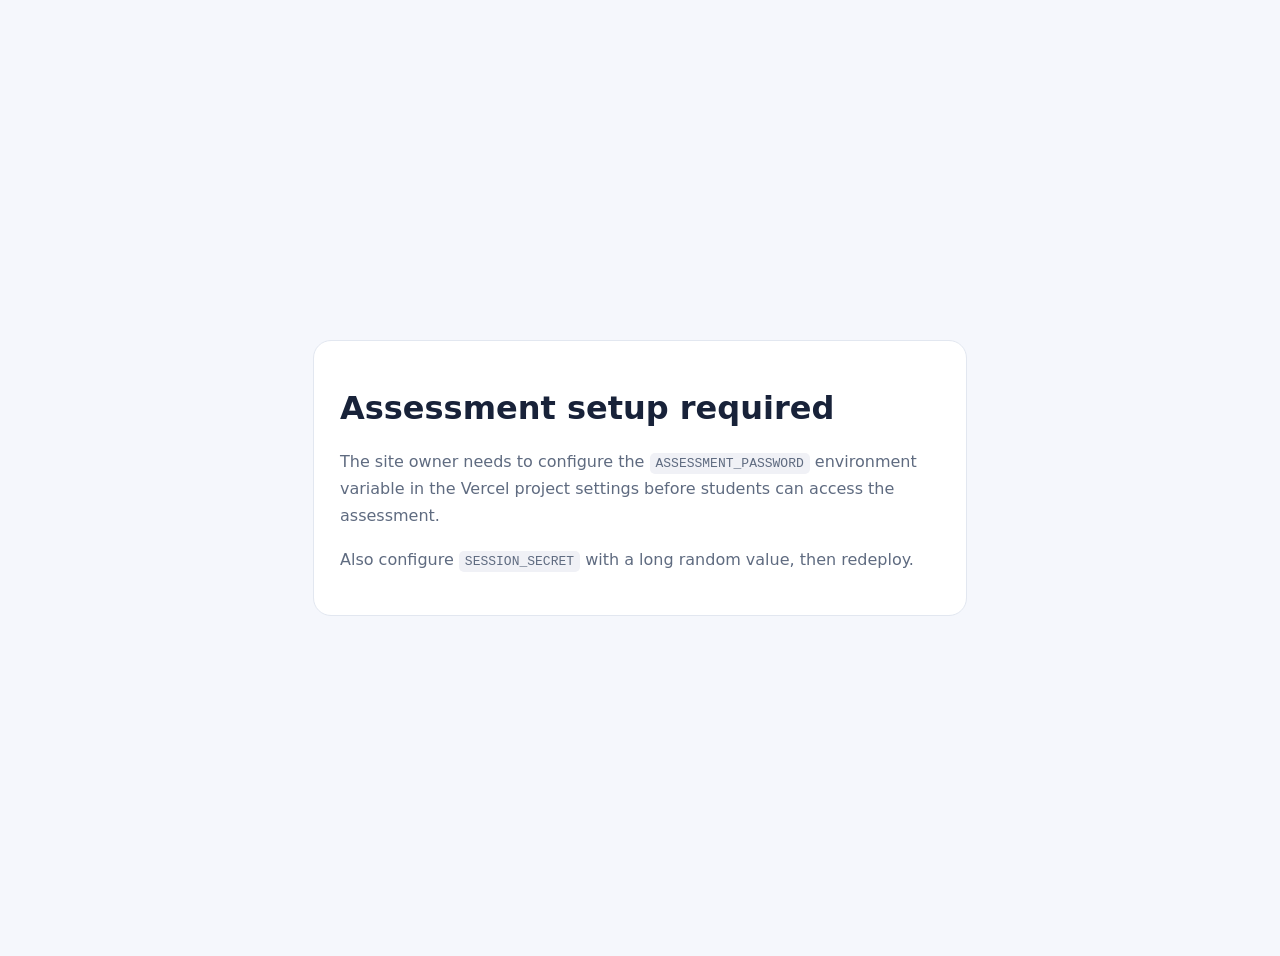
<file: templates/setup_error.html>
<!doctype html>
<html lang="en"><head><meta charset="utf-8"><meta name="viewport" content="width=device-width,initial-scale=1"><title>Setup required | Python Lab</title>
<style>body{font-family:system-ui,sans-serif;background:#f5f7fc;color:#182239;display:grid;place-items:center;min-height:100vh;padding:20px}.box{max-width:600px;background:white;border:1px solid #e2e7f0;border-radius:18px;padding:26px}code{background:#f0f1f6;padding:3px 6px;border-radius:5px}p{line-height:1.7;color:#5f6b80}</style></head>
<body><main class="box"><h1>Assessment setup required</h1><p>The site owner needs to configure the <code>ASSESSMENT_PASSWORD</code> environment variable in the Vercel project settings before students can access the assessment.</p><p>Also configure <code>SESSION_SECRET</code> with a long random value, then redeploy.</p></main></body></html>
</file>
